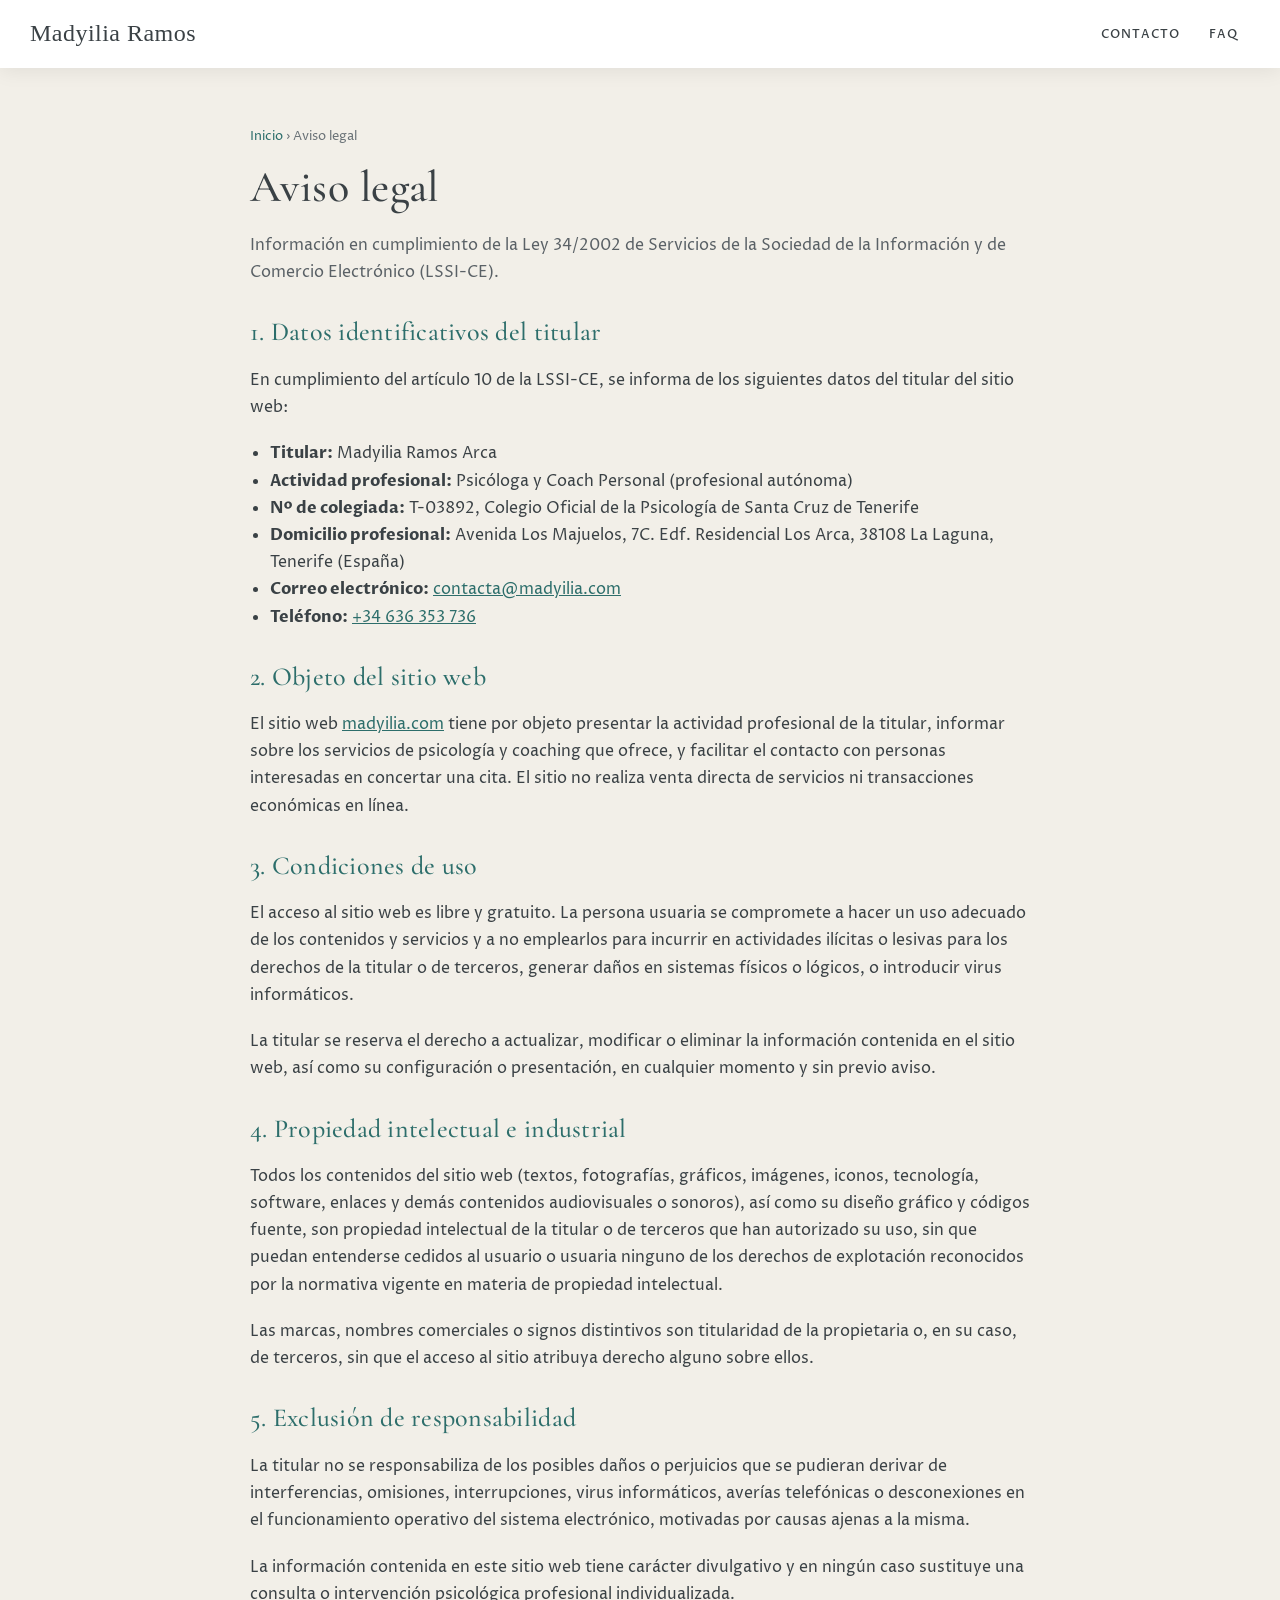
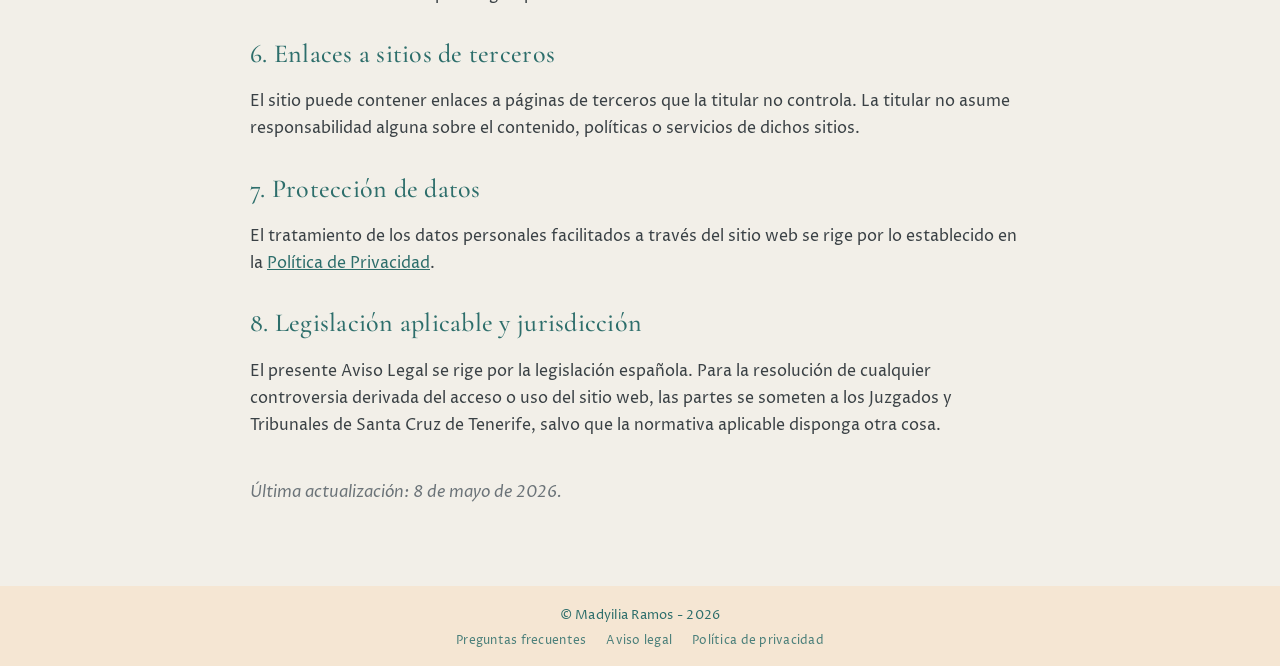
<file: aviso-legal.html>
<!DOCTYPE html>
<html lang="es">
<head>
    <meta charset="UTF-8">
    <meta name="viewport" content="width=device-width, initial-scale=1.0">
    <title>Aviso legal · Madyilia Ramos</title>
    <meta name="description" content="Información legal del sitio web madyilia.com en cumplimiento de la LSSI-CE.">
    <meta name="robots" content="index, follow">
    <link rel="canonical" href="https://madyilia.com/aviso-legal.html">

    <link rel="icon" type="image/x-icon" href="/favicon.ico">

    <link rel="preconnect" href="https://fonts.googleapis.com">
    <link rel="preconnect" href="https://fonts.gstatic.com" crossorigin>
    <link href="https://fonts.googleapis.com/css2?family=Cormorant+Garamond:wght@500;600&family=Proza+Libre:wght@400;500&display=swap" rel="stylesheet">
    <link rel="stylesheet" href="css/style.css">
</head>
<body class="content-page">
    <nav class="top-nav">
        <div class="nav-brand"><a href="/">Madyilia Ramos</a></div>
        <div class="nav-links">
            <a class="nav-item" href="/#contacto">Contacto</a>
            <a class="nav-item" href="/faq.html">FAQ</a>
        </div>
    </nav>

    <main class="content-main">
        <article class="content-article">
            <nav class="breadcrumbs" aria-label="Migas de pan">
                <a href="/">Inicio</a> <span aria-hidden="true">›</span> <span>Aviso legal</span>
            </nav>
            <header class="content-header">
                <h1>Aviso legal</h1>
                <p class="content-lead">Información en cumplimiento de la Ley 34/2002 de Servicios de la Sociedad de la Información y de Comercio Electrónico (LSSI-CE).</p>
            </header>

            <section>
                <h2>1. Datos identificativos del titular</h2>
                <p>En cumplimiento del artículo 10 de la LSSI-CE, se informa de los siguientes datos del titular del sitio web:</p>
                <ul>
                    <li><strong>Titular:</strong> Madyilia Ramos Arca</li>
                    <li><strong>Actividad profesional:</strong> Psicóloga y Coach Personal (profesional autónoma)</li>
                    <li><strong>Nº de colegiada:</strong> T-03892, Colegio Oficial de la Psicología de Santa Cruz de Tenerife</li>
                    <li><strong>Domicilio profesional:</strong> Avenida Los Majuelos, 7C. Edf. Residencial Los Arca, 38108 La Laguna, Tenerife (España)</li>
                    <li><strong>Correo electrónico:</strong> <a href="mailto:contacta@madyilia.com">contacta@madyilia.com</a></li>
                    <li><strong>Teléfono:</strong> <a href="tel:+34636353736">+34 636 353 736</a></li>
                </ul>
            </section>

            <section>
                <h2>2. Objeto del sitio web</h2>
                <p>El sitio web <a href="https://madyilia.com/">madyilia.com</a> tiene por objeto presentar la actividad profesional de la titular, informar sobre los servicios de psicología y coaching que ofrece, y facilitar el contacto con personas interesadas en concertar una cita. El sitio no realiza venta directa de servicios ni transacciones económicas en línea.</p>
            </section>

            <section>
                <h2>3. Condiciones de uso</h2>
                <p>El acceso al sitio web es libre y gratuito. La persona usuaria se compromete a hacer un uso adecuado de los contenidos y servicios y a no emplearlos para incurrir en actividades ilícitas o lesivas para los derechos de la titular o de terceros, generar daños en sistemas físicos o lógicos, o introducir virus informáticos.</p>
                <p>La titular se reserva el derecho a actualizar, modificar o eliminar la información contenida en el sitio web, así como su configuración o presentación, en cualquier momento y sin previo aviso.</p>
            </section>

            <section>
                <h2>4. Propiedad intelectual e industrial</h2>
                <p>Todos los contenidos del sitio web (textos, fotografías, gráficos, imágenes, iconos, tecnología, software, enlaces y demás contenidos audiovisuales o sonoros), así como su diseño gráfico y códigos fuente, son propiedad intelectual de la titular o de terceros que han autorizado su uso, sin que puedan entenderse cedidos al usuario o usuaria ninguno de los derechos de explotación reconocidos por la normativa vigente en materia de propiedad intelectual.</p>
                <p>Las marcas, nombres comerciales o signos distintivos son titularidad de la propietaria o, en su caso, de terceros, sin que el acceso al sitio atribuya derecho alguno sobre ellos.</p>
            </section>

            <section>
                <h2>5. Exclusión de responsabilidad</h2>
                <p>La titular no se responsabiliza de los posibles daños o perjuicios que se pudieran derivar de interferencias, omisiones, interrupciones, virus informáticos, averías telefónicas o desconexiones en el funcionamiento operativo del sistema electrónico, motivadas por causas ajenas a la misma.</p>
                <p>La información contenida en este sitio web tiene carácter divulgativo y en ningún caso sustituye una consulta o intervención psicológica profesional individualizada.</p>
            </section>

            <section>
                <h2>6. Enlaces a sitios de terceros</h2>
                <p>El sitio puede contener enlaces a páginas de terceros que la titular no controla. La titular no asume responsabilidad alguna sobre el contenido, políticas o servicios de dichos sitios.</p>
            </section>

            <section>
                <h2>7. Protección de datos</h2>
                <p>El tratamiento de los datos personales facilitados a través del sitio web se rige por lo establecido en la <a href="/privacidad.html">Política de Privacidad</a>.</p>
            </section>

            <section>
                <h2>8. Legislación aplicable y jurisdicción</h2>
                <p>El presente Aviso Legal se rige por la legislación española. Para la resolución de cualquier controversia derivada del acceso o uso del sitio web, las partes se someten a los Juzgados y Tribunales de Santa Cruz de Tenerife, salvo que la normativa aplicable disponga otra cosa.</p>
            </section>

            <p class="content-meta">Última actualización: <time datetime="2026-05-08">8 de mayo de 2026</time>.</p>
        </article>
    </main>

    <footer class="site-footer">
        <p class="copyright">&copy; Madyilia Ramos - <span id="current-year"></span></p>
        <nav class="footer-links" aria-label="Enlaces legales">
            <a href="/faq.html">Preguntas frecuentes</a>
            <a href="/aviso-legal.html">Aviso legal</a>
            <a href="/privacidad.html">Política de privacidad</a>
        </nav>
    </footer>
    <script>document.getElementById('current-year').textContent = new Date().getFullYear();</script>
</body>
</html>
</file>
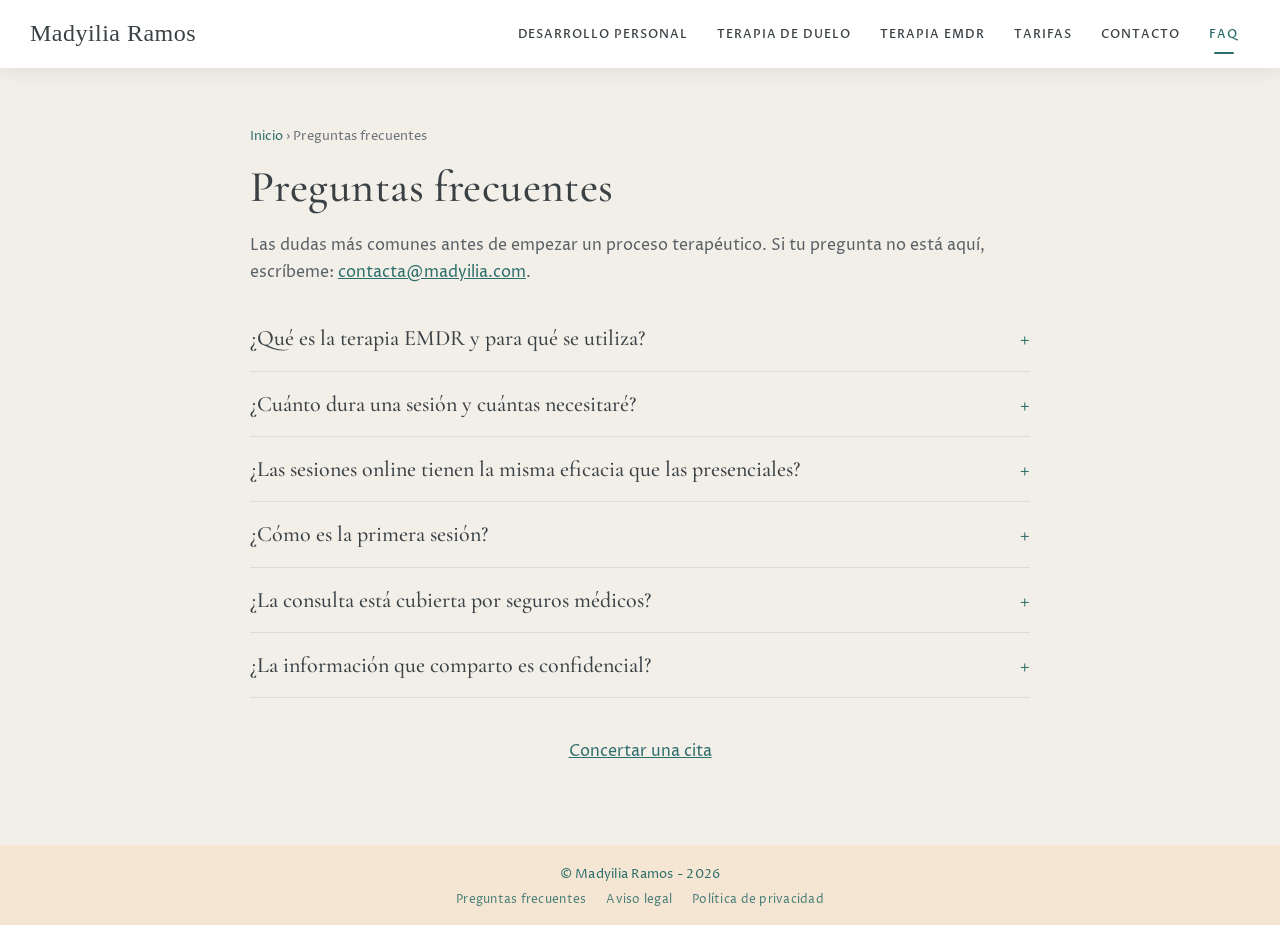
<file: faq.html>
<!DOCTYPE html>
<html lang="es">
<head>
    <meta charset="UTF-8">
    <meta name="viewport" content="width=device-width, initial-scale=1.0">
    <title>Preguntas frecuentes · Psicóloga Madyilia Ramos</title>
    <meta name="description" content="Respuestas a las dudas más frecuentes sobre la terapia EMDR, las sesiones de duelo, las consultas online y la primera cita con la psicóloga Madyilia Ramos en Tenerife.">
    <meta name="robots" content="index, follow">
    <link rel="canonical" href="https://madyilia.com/faq.html">

    <link rel="icon" type="image/x-icon" href="/favicon.ico">
    <link rel="apple-touch-icon" href="/apple-touch-icon.png">

    <meta property="og:title" content="Preguntas frecuentes · Madyilia Ramos">
    <meta property="og:description" content="Dudas frecuentes sobre EMDR, terapia de duelo, sesiones online y primera consulta.">
    <meta property="og:type" content="website">
    <meta property="og:url" content="https://madyilia.com/faq.html">
    <meta property="og:image" content="https://madyilia.com/images/og-image.jpg">
    <meta property="og:image:width" content="1200">
    <meta property="og:image:height" content="630">
    <meta property="og:locale" content="es_ES">

    <script type="application/ld+json">
    {
      "@context": "https://schema.org",
      "@type": "FAQPage",
      "mainEntity": [
        {
          "@type": "Question",
          "name": "¿Qué es la terapia EMDR y para qué se utiliza?",
          "acceptedAnswer": {
            "@type": "Answer",
            "text": "EMDR (Eye Movement Desensitization and Reprocessing) es un método psicoterapéutico avalado por la OMS para procesar experiencias traumáticas o perturbadoras. Mediante estimulación bilateral (movimientos oculares, sonidos o toques alternos) ayuda al cerebro a reprocesar recuerdos bloqueados, reduciendo significativamente la angustia emocional asociada. Se usa en trauma, ansiedad, fobias, duelo complicado y estrés postraumático."
          }
        },
        {
          "@type": "Question",
          "name": "¿Cuánto dura una sesión y cuántas necesitaré?",
          "acceptedAnswer": {
            "@type": "Answer",
            "text": "Cada sesión dura 50-60 minutos. El número total depende del motivo de consulta y de tu proceso personal: el desarrollo personal suele requerir de 8 a 12 sesiones, mientras que el duelo y el EMDR pueden necesitar entre 10 y 25, según la complejidad. En la primera sesión revisamos juntos una estimación realista para tu caso."
          }
        },
        {
          "@type": "Question",
          "name": "¿Las sesiones online tienen la misma eficacia que las presenciales?",
          "acceptedAnswer": {
            "@type": "Answer",
            "text": "Sí. Numerosos estudios muestran que la terapia online tiene una eficacia equivalente a la presencial para la mayoría de motivos de consulta, incluido el EMDR. Realizamos las sesiones por videollamada cifrada en un entorno privado y confidencial. Es una buena opción si vives fuera de Tenerife, viajas con frecuencia o prefieres la comodidad de tu casa."
          }
        },
        {
          "@type": "Question",
          "name": "¿Cómo es la primera sesión?",
          "acceptedAnswer": {
            "@type": "Answer",
            "text": "La primera sesión es una entrevista de evaluación. Hablamos del motivo que te trae a consulta, tu historia relevante, tus objetivos y tus expectativas. Resuelvo todas tus dudas sobre el enfoque terapéutico y juntos decidimos si es adecuado continuar y con qué frecuencia. No hay compromiso de continuidad: tu confianza y comodidad son la base del trabajo."
          }
        },
        {
          "@type": "Question",
          "name": "¿La consulta está cubierta por seguros médicos?",
          "acceptedAnswer": {
            "@type": "Answer",
            "text": "Actualmente no trabajo con cuadros médicos privados, pero emito factura oficial que puedes presentar a tu seguro si tu póliza incluye reembolso de psicología. Consulta con tu compañía las condiciones específicas de tu cobertura."
          }
        },
        {
          "@type": "Question",
          "name": "¿La información que comparto es confidencial?",
          "acceptedAnswer": {
            "@type": "Answer",
            "text": "Absolutamente. Toda la información tratada en consulta está protegida por el secreto profesional regulado por el Código Deontológico del Consejo General de la Psicología y por el Reglamento General de Protección de Datos (RGPD). Solo puede romperse en los supuestos legalmente previstos (riesgo grave para la vida propia o de terceros) y siempre se te informa antes."
          }
        }
      ]
    }
    </script>

    <script type="application/ld+json">
    {
      "@context": "https://schema.org",
      "@type": "BreadcrumbList",
      "itemListElement": [
        {"@type": "ListItem", "position": 1, "name": "Inicio", "item": "https://madyilia.com/"},
        {"@type": "ListItem", "position": 2, "name": "Preguntas frecuentes", "item": "https://madyilia.com/faq.html"}
      ]
    }
    </script>

    <link rel="preconnect" href="https://fonts.googleapis.com">
    <link rel="preconnect" href="https://fonts.gstatic.com" crossorigin>
    <link href="https://fonts.googleapis.com/css2?family=Cormorant+Garamond:ital,wght@0,400;0,500;0,600;0,700;1,400&family=Proza+Libre:ital,wght@0,400;0,500;0,600;1,400&display=swap" rel="stylesheet">
    <link rel="stylesheet" href="https://cdnjs.cloudflare.com/ajax/libs/font-awesome/6.6.0/css/all.min.css">
    <link rel="stylesheet" href="css/style.css">
</head>
<body class="content-page">
    <nav class="top-nav">
        <div class="nav-brand"><a href="/">Madyilia Ramos</a></div>
        <div class="nav-links">
            <a class="nav-item" href="/#desarrollo-personal">Desarrollo Personal</a>
            <a class="nav-item" href="/#terapia-de-duelo">Terapia de duelo</a>
            <a class="nav-item" href="/#terapia-emdr">Terapia EMDR</a>
            <a class="nav-item" href="/#tarifas">Tarifas</a>
            <a class="nav-item" href="/#contacto">Contacto</a>
            <a class="nav-item active" href="/faq.html">FAQ</a>
        </div>
    </nav>

    <main class="content-main">
        <article class="content-article">
            <nav class="breadcrumbs" aria-label="Migas de pan">
                <a href="/">Inicio</a> <span aria-hidden="true">›</span> <span>Preguntas frecuentes</span>
            </nav>
            <header class="content-header">
                <h1>Preguntas frecuentes</h1>
                <p class="content-lead">Las dudas más comunes antes de empezar un proceso terapéutico. Si tu pregunta no está aquí, escríbeme: <a href="mailto:contacta@madyilia.com">contacta@madyilia.com</a>.</p>
            </header>

            <section class="faq">
                <details>
                    <summary>¿Qué es la terapia EMDR y para qué se utiliza?</summary>
                    <p>EMDR (<em>Eye Movement Desensitization and Reprocessing</em>) es un método psicoterapéutico avalado por la OMS para procesar experiencias traumáticas o perturbadoras. Mediante estimulación bilateral (movimientos oculares, sonidos o toques alternos) ayuda al cerebro a reprocesar recuerdos bloqueados, reduciendo significativamente la angustia emocional asociada. Se utiliza en trauma, ansiedad, fobias, duelo complicado y estrés postraumático.</p>
                </details>

                <details>
                    <summary>¿Cuánto dura una sesión y cuántas necesitaré?</summary>
                    <p>Cada sesión dura entre 50 y 60 minutos. El número total depende del motivo de consulta y de tu proceso personal: el desarrollo personal suele requerir de 8 a 12 sesiones, mientras que el duelo y el EMDR pueden necesitar entre 10 y 25 sesiones, según la complejidad. En la primera sesión revisamos juntos una estimación realista para tu caso.</p>
                </details>

                <details>
                    <summary>¿Las sesiones online tienen la misma eficacia que las presenciales?</summary>
                    <p>Sí. Numerosos estudios muestran que la terapia online tiene una eficacia equivalente a la presencial para la mayoría de motivos de consulta, incluido el EMDR. Realizamos las sesiones por videollamada cifrada en un entorno privado y confidencial. Es una buena opción si vives fuera de Tenerife, viajas con frecuencia o prefieres la comodidad de tu casa.</p>
                </details>

                <details>
                    <summary>¿Cómo es la primera sesión?</summary>
                    <p>La primera sesión es una entrevista de evaluación. Hablamos del motivo que te trae a consulta, tu historia relevante, tus objetivos y tus expectativas. Resuelvo todas tus dudas sobre el enfoque terapéutico y juntos decidimos si es adecuado continuar y con qué frecuencia. No hay compromiso de continuidad: tu confianza y comodidad son la base del trabajo.</p>
                </details>

                <details>
                    <summary>¿La consulta está cubierta por seguros médicos?</summary>
                    <p>Actualmente no trabajo con cuadros médicos privados, pero emito factura oficial que puedes presentar a tu seguro si tu póliza incluye reembolso de psicología. Consulta con tu compañía las condiciones específicas de tu cobertura.</p>
                </details>

                <details>
                    <summary>¿La información que comparto es confidencial?</summary>
                    <p>Absolutamente. Toda la información tratada en consulta está protegida por el secreto profesional regulado por el Código Deontológico del Consejo General de la Psicología y por el Reglamento General de Protección de Datos (RGPD). Solo puede romperse en los supuestos legalmente previstos (riesgo grave para la vida propia o de terceros) y siempre se te informa antes.</p>
                </details>
            </section>

            <p class="content-cta"><a class="cta-button" href="/#contacto">Concertar una cita</a></p>
        </article>
    </main>

    <footer class="site-footer">
        <p class="copyright">&copy; Madyilia Ramos - <span id="current-year"></span></p>
        <nav class="footer-links" aria-label="Enlaces legales">
            <a href="/faq.html">Preguntas frecuentes</a>
            <a href="/aviso-legal.html">Aviso legal</a>
            <a href="/privacidad.html">Política de privacidad</a>
        </nav>
    </footer>

    <script>document.getElementById('current-year').textContent = new Date().getFullYear();</script>
</body>
</html>
</file>
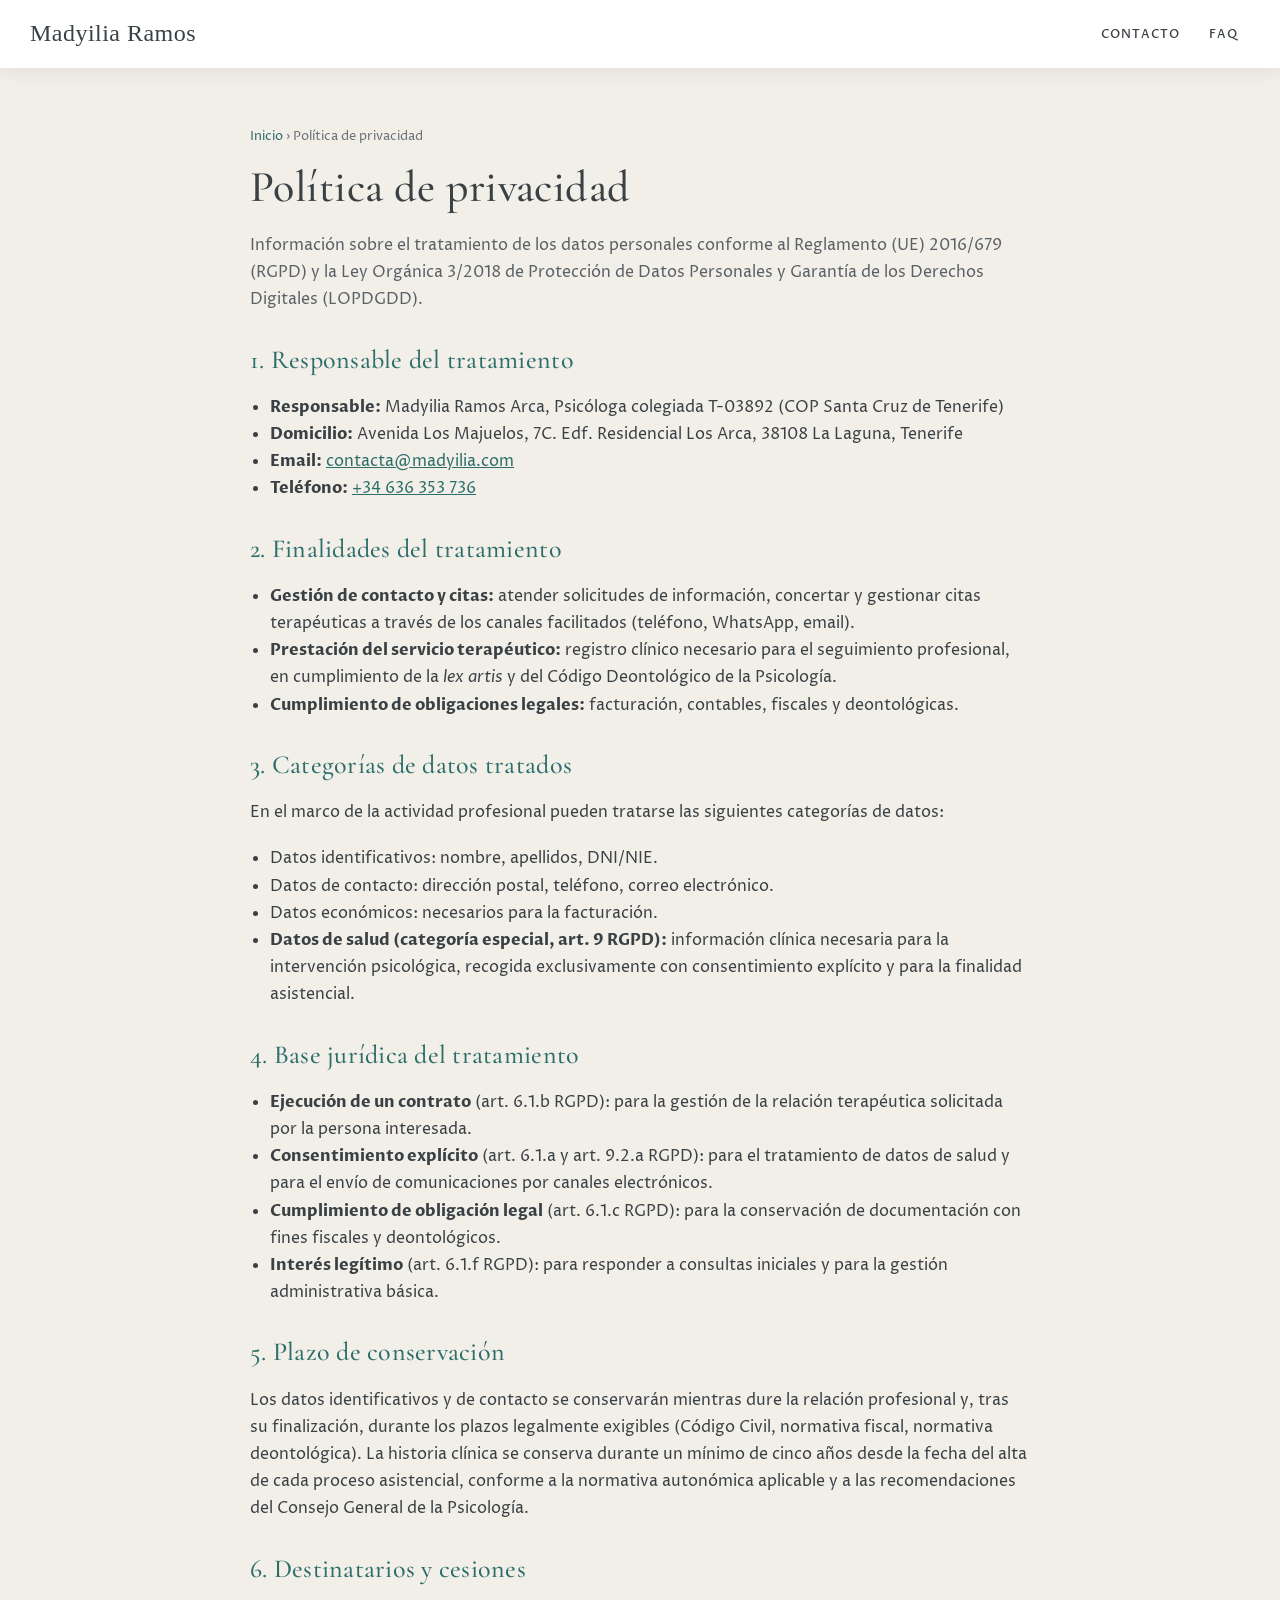
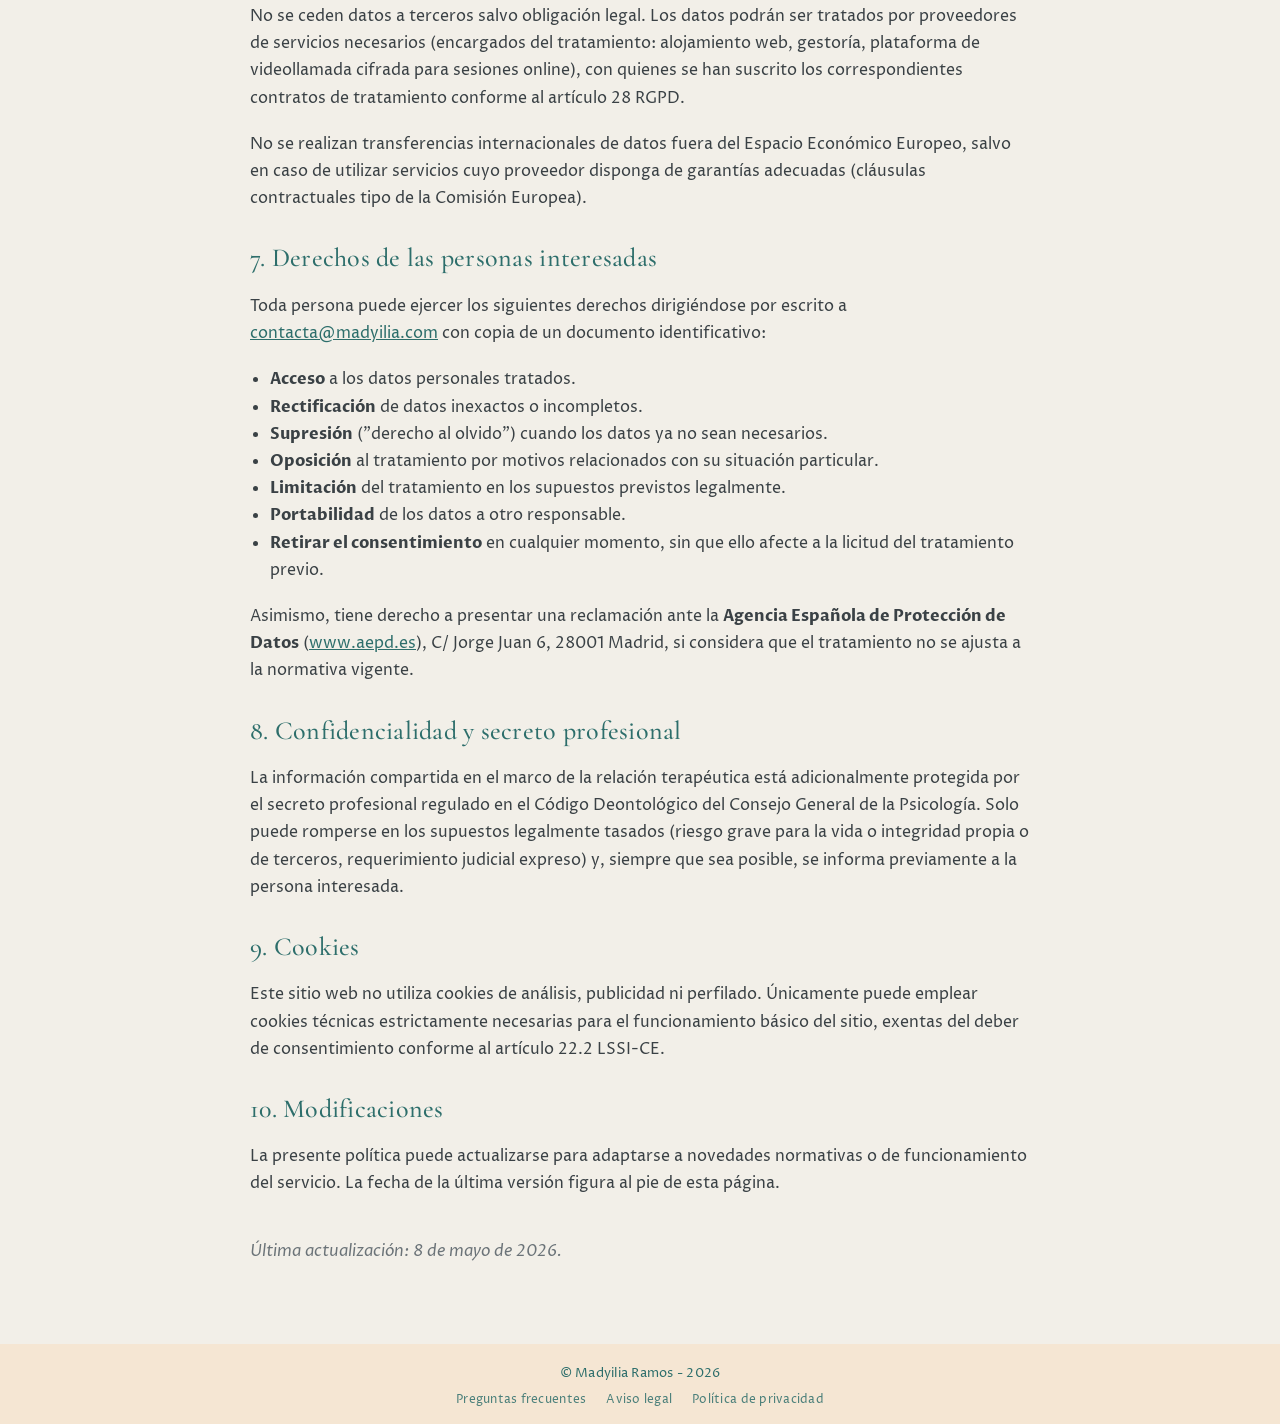
<file: privacidad.html>
<!DOCTYPE html>
<html lang="es">
<head>
    <meta charset="UTF-8">
    <meta name="viewport" content="width=device-width, initial-scale=1.0">
    <title>Política de privacidad · Madyilia Ramos</title>
    <meta name="description" content="Política de privacidad y tratamiento de datos personales del sitio madyilia.com conforme al RGPD y la LOPDGDD.">
    <meta name="robots" content="index, follow">
    <link rel="canonical" href="https://madyilia.com/privacidad.html">

    <link rel="icon" type="image/x-icon" href="/favicon.ico">

    <link rel="preconnect" href="https://fonts.googleapis.com">
    <link rel="preconnect" href="https://fonts.gstatic.com" crossorigin>
    <link href="https://fonts.googleapis.com/css2?family=Cormorant+Garamond:wght@500;600&family=Proza+Libre:wght@400;500&display=swap" rel="stylesheet">
    <link rel="stylesheet" href="css/style.css">
</head>
<body class="content-page">
    <nav class="top-nav">
        <div class="nav-brand"><a href="/">Madyilia Ramos</a></div>
        <div class="nav-links">
            <a class="nav-item" href="/#contacto">Contacto</a>
            <a class="nav-item" href="/faq.html">FAQ</a>
        </div>
    </nav>

    <main class="content-main">
        <article class="content-article">
            <nav class="breadcrumbs" aria-label="Migas de pan">
                <a href="/">Inicio</a> <span aria-hidden="true">›</span> <span>Política de privacidad</span>
            </nav>
            <header class="content-header">
                <h1>Política de privacidad</h1>
                <p class="content-lead">Información sobre el tratamiento de los datos personales conforme al Reglamento (UE) 2016/679 (RGPD) y la Ley Orgánica 3/2018 de Protección de Datos Personales y Garantía de los Derechos Digitales (LOPDGDD).</p>
            </header>

            <section>
                <h2>1. Responsable del tratamiento</h2>
                <ul>
                    <li><strong>Responsable:</strong> Madyilia Ramos Arca, Psicóloga colegiada T-03892 (COP Santa Cruz de Tenerife)</li>
                    <li><strong>Domicilio:</strong> Avenida Los Majuelos, 7C. Edf. Residencial Los Arca, 38108 La Laguna, Tenerife</li>
                    <li><strong>Email:</strong> <a href="mailto:contacta@madyilia.com">contacta@madyilia.com</a></li>
                    <li><strong>Teléfono:</strong> <a href="tel:+34636353736">+34 636 353 736</a></li>
                </ul>
            </section>

            <section>
                <h2>2. Finalidades del tratamiento</h2>
                <ul>
                    <li><strong>Gestión de contacto y citas:</strong> atender solicitudes de información, concertar y gestionar citas terapéuticas a través de los canales facilitados (teléfono, WhatsApp, email).</li>
                    <li><strong>Prestación del servicio terapéutico:</strong> registro clínico necesario para el seguimiento profesional, en cumplimiento de la <em>lex artis</em> y del Código Deontológico de la Psicología.</li>
                    <li><strong>Cumplimiento de obligaciones legales:</strong> facturación, contables, fiscales y deontológicas.</li>
                </ul>
            </section>

            <section>
                <h2>3. Categorías de datos tratados</h2>
                <p>En el marco de la actividad profesional pueden tratarse las siguientes categorías de datos:</p>
                <ul>
                    <li>Datos identificativos: nombre, apellidos, DNI/NIE.</li>
                    <li>Datos de contacto: dirección postal, teléfono, correo electrónico.</li>
                    <li>Datos económicos: necesarios para la facturación.</li>
                    <li><strong>Datos de salud (categoría especial, art. 9 RGPD):</strong> información clínica necesaria para la intervención psicológica, recogida exclusivamente con consentimiento explícito y para la finalidad asistencial.</li>
                </ul>
            </section>

            <section>
                <h2>4. Base jurídica del tratamiento</h2>
                <ul>
                    <li><strong>Ejecución de un contrato</strong> (art. 6.1.b RGPD): para la gestión de la relación terapéutica solicitada por la persona interesada.</li>
                    <li><strong>Consentimiento explícito</strong> (art. 6.1.a y art. 9.2.a RGPD): para el tratamiento de datos de salud y para el envío de comunicaciones por canales electrónicos.</li>
                    <li><strong>Cumplimiento de obligación legal</strong> (art. 6.1.c RGPD): para la conservación de documentación con fines fiscales y deontológicos.</li>
                    <li><strong>Interés legítimo</strong> (art. 6.1.f RGPD): para responder a consultas iniciales y para la gestión administrativa básica.</li>
                </ul>
            </section>

            <section>
                <h2>5. Plazo de conservación</h2>
                <p>Los datos identificativos y de contacto se conservarán mientras dure la relación profesional y, tras su finalización, durante los plazos legalmente exigibles (Código Civil, normativa fiscal, normativa deontológica). La historia clínica se conserva durante un mínimo de cinco años desde la fecha del alta de cada proceso asistencial, conforme a la normativa autonómica aplicable y a las recomendaciones del Consejo General de la Psicología.</p>
            </section>

            <section>
                <h2>6. Destinatarios y cesiones</h2>
                <p>No se ceden datos a terceros salvo obligación legal. Los datos podrán ser tratados por proveedores de servicios necesarios (encargados del tratamiento: alojamiento web, gestoría, plataforma de videollamada cifrada para sesiones online), con quienes se han suscrito los correspondientes contratos de tratamiento conforme al artículo 28 RGPD.</p>
                <p>No se realizan transferencias internacionales de datos fuera del Espacio Económico Europeo, salvo en caso de utilizar servicios cuyo proveedor disponga de garantías adecuadas (cláusulas contractuales tipo de la Comisión Europea).</p>
            </section>

            <section>
                <h2>7. Derechos de las personas interesadas</h2>
                <p>Toda persona puede ejercer los siguientes derechos dirigiéndose por escrito a <a href="mailto:contacta@madyilia.com">contacta@madyilia.com</a> con copia de un documento identificativo:</p>
                <ul>
                    <li><strong>Acceso</strong> a los datos personales tratados.</li>
                    <li><strong>Rectificación</strong> de datos inexactos o incompletos.</li>
                    <li><strong>Supresión</strong> ("derecho al olvido") cuando los datos ya no sean necesarios.</li>
                    <li><strong>Oposición</strong> al tratamiento por motivos relacionados con su situación particular.</li>
                    <li><strong>Limitación</strong> del tratamiento en los supuestos previstos legalmente.</li>
                    <li><strong>Portabilidad</strong> de los datos a otro responsable.</li>
                    <li><strong>Retirar el consentimiento</strong> en cualquier momento, sin que ello afecte a la licitud del tratamiento previo.</li>
                </ul>
                <p>Asimismo, tiene derecho a presentar una reclamación ante la <strong>Agencia Española de Protección de Datos</strong> (<a href="https://www.aepd.es" target="_blank" rel="noopener">www.aepd.es</a>), C/ Jorge Juan 6, 28001 Madrid, si considera que el tratamiento no se ajusta a la normativa vigente.</p>
            </section>

            <section>
                <h2>8. Confidencialidad y secreto profesional</h2>
                <p>La información compartida en el marco de la relación terapéutica está adicionalmente protegida por el secreto profesional regulado en el Código Deontológico del Consejo General de la Psicología. Solo puede romperse en los supuestos legalmente tasados (riesgo grave para la vida o integridad propia o de terceros, requerimiento judicial expreso) y, siempre que sea posible, se informa previamente a la persona interesada.</p>
            </section>

            <section>
                <h2>9. Cookies</h2>
                <p>Este sitio web no utiliza cookies de análisis, publicidad ni perfilado. Únicamente puede emplear cookies técnicas estrictamente necesarias para el funcionamiento básico del sitio, exentas del deber de consentimiento conforme al artículo 22.2 LSSI-CE.</p>
            </section>

            <section>
                <h2>10. Modificaciones</h2>
                <p>La presente política puede actualizarse para adaptarse a novedades normativas o de funcionamiento del servicio. La fecha de la última versión figura al pie de esta página.</p>
            </section>

            <p class="content-meta">Última actualización: <time datetime="2026-05-08">8 de mayo de 2026</time>.</p>
        </article>
    </main>

    <footer class="site-footer">
        <p class="copyright">&copy; Madyilia Ramos - <span id="current-year"></span></p>
        <nav class="footer-links" aria-label="Enlaces legales">
            <a href="/faq.html">Preguntas frecuentes</a>
            <a href="/aviso-legal.html">Aviso legal</a>
            <a href="/privacidad.html">Política de privacidad</a>
        </nav>
    </footer>
    <script>document.getElementById('current-year').textContent = new Date().getFullYear();</script>
</body>
</html>
</file>
<file: css/style.css>
/* ===== CSS Custom Properties ===== */
:root {
    /* Cover / Landing area */
    --cover-text-color: #b2dcf7;
    --highlight: #448ca7;
    --highlight-contrast: #b2dcf7;
    --highlight-inverse: #b2dcf7;
    --highlight-inverse-contrast: white;

    /* Sticky navigation */
    --sticky-menu-text-color: #2d6e6b;

    /* Light section */
    --section-light-text-color: #3a4145;
    --section-light-bg-color: #f2efe8;

    /* Dark section */
    --section-dark-text-color: #fdf8ec;
    --section-dark-bg-color: #4ba89c;

    /* Shared */
    --section-uni-quote: grey;
    --section-uni-code-bg-color: #e0ded7;

    /* Footer */
    --footer-color-background: #f5e6d3;
    --footer-color: #2d6e6b;

    /* Dynamic variables */
    --color-text: var(--section-light-text-color);
    --color-background: var(--section-light-bg-color);
}

/* ===== CSS Reset / Normalize ===== */
*, *::before, *::after {
    box-sizing: border-box;
}

/* ===== Base Styles ===== */
html {
    height: 100%;
    max-height: 100%;
    font-size: 62.5%;
    overflow-x: hidden;
    scroll-behavior: smooth;
}

body {
    margin: 0;
    height: 100%;
    max-height: 100%;
    font-family: "Proza Libre", sans-serif;
    font-size: 1.9rem;
    line-height: 1.7em;
    color: var(--section-light-text-color);
    font-weight: 400;
}

::selection {
    color: #222;
    background: #d6edff;
    text-shadow: none;
}

/* ===== Typography ===== */
h1, h2, h3, h4, h5, h6 {
    text-rendering: optimizeLegibility;
    line-height: 1.1;
    margin-top: 0;
    margin-bottom: 0.5em;
    font-family: "Cormorant Garamond", Georgia, serif;
    font-weight: 600;
    letter-spacing: 0.01em;
}

h1 {
    font-size: 5rem;
    line-height: 1.15em;
    font-weight: 500;
}

h2 {
    font-size: 3.8rem;
    line-height: 1.2em;
    font-weight: 600;
}

h3 {
    font-size: 3.2rem;
    line-height: 1.25em;
}

h4 {
    font-size: 2.8rem;
    line-height: 1.3em;
}

h5 {
    font-size: 2.4rem;
}

h6 {
    font-size: 2rem;
}

p {
    margin: 1.2em 0;
}

a {
    color: inherit;
    transition: all ease 0.3s;
}

a:hover {
    color: var(--sticky-menu-text-color);
}

img {
    max-width: 100%;
    height: auto;
}

/* ===== Header / Hero Section ===== */
#site-head {
    position: relative;
    display: table;
    width: 100%;
    height: 100vh;
    margin-bottom: 0;
    text-align: center;
    color: #fff;
    background: #000;
    overflow: hidden;
}

#site-head video {
    position: absolute;
    top: 0;
    left: 0;
    min-width: 100%;
    min-height: 100%;
    width: auto;
    height: auto;
    object-fit: cover;
    z-index: 1;
}

.hero-overlay {
    position: absolute;
    top: 0;
    left: 0;
    right: 0;
    bottom: 0;
    background: linear-gradient(
        to bottom,
        rgba(0, 0, 0, 0.4) 0%,
        rgba(0, 0, 0, 0.2) 40%,
        rgba(0, 0, 0, 0.3) 100%
    );
    z-index: 2;
}

#site-head .vertical {
    display: table-cell;
    vertical-align: middle;
    position: relative;
    z-index: 3;
}

#site-head .site-head-content {
    padding: 0 20px;
    position: relative;
    z-index: 3;
}

.blog-title {
    margin: 10px 0;
    font-size: 7rem;
    font-family: "Parisienne", cursive;
    font-weight: 400;
    letter-spacing: 0.02em;
    color: #fff;
    text-shadow: 0 2px 20px rgba(0, 0, 0, 0.5), 0 1px 3px rgba(0, 0, 0, 0.3);
}

.blog-description {
    margin: 0 0 2rem 0;
    font-size: 2.4rem;
    line-height: 1.5em;
    font-weight: 400;
    font-family: "Proza Libre", sans-serif;
    letter-spacing: 0.02em;
    color: #fff;
    text-shadow: 0 1px 10px rgba(0, 0, 0, 0.5), 0 1px 2px rgba(0, 0, 0, 0.3);
}

/* Hero CTA Button */
#site-head .cta-button {
    display: inline-block;
    font-family: "Cormorant Garamond", Georgia, serif;
    font-size: 1.6rem;
    font-weight: 600;
    text-decoration: none;
    color: var(--section-dark-bg-color);
    background-color: #fff;
    padding: 1rem 2.5rem;
    border-radius: 30px;
    letter-spacing: 0.03em;
    transition: all 0.3s ease;
    box-shadow: 0 4px 20px rgba(0, 0, 0, 0.3);
    margin-top: 1rem;
}

#site-head .cta-button:hover {
    background-color: var(--section-light-bg-color);
    box-shadow: 0 6px 25px rgba(0, 0, 0, 0.4);
    transform: translateY(-2px);
    color: var(--section-dark-bg-color);
}

/* ===== Top Navigation Bar ===== */
.top-nav {
    position: fixed;
    top: 0;
    left: 0;
    right: 0;
    z-index: 99999;
    display: flex;
    justify-content: space-between;
    align-items: center;
    padding: 1rem 3rem;
    background-color: rgba(255, 255, 255, 0.97);
    box-shadow: 0 2px 20px rgba(0, 0, 0, 0.08);
    transition: all 0.3s ease;
}

.top-nav.at-top {
    background-color: rgba(0, 0, 0, 0.25);
    box-shadow: none;
}

.top-nav.at-top .nav-brand a,
.top-nav.at-top .nav-item {
    color: #fff;
    text-shadow: 0 1px 3px rgba(0, 0, 0, 0.4);
}

.top-nav.at-top .nav-item:hover,
.top-nav.at-top .nav-item.active {
    color: #fff;
}

.top-nav.at-top .nav-item.active::after {
    background-color: #fff;
}

.nav-brand a {
    font-family: "Parisienne", cursive;
    font-size: 2.4rem;
    font-weight: 400;
    text-decoration: none;
    color: var(--section-light-text-color);
    letter-spacing: 0.02em;
    transition: all 0.3s ease;
}

.nav-brand a:hover {
    color: var(--sticky-menu-text-color);
}

.nav-links {
    display: flex;
    align-items: center;
    gap: 0.5rem;
}

.nav-item {
    font-family: "Proza Libre", sans-serif;
    font-size: 1.2rem;
    font-weight: 500;
    text-decoration: none;
    color: var(--section-light-text-color);
    text-transform: uppercase;
    letter-spacing: 0.08em;
    padding: 0.8rem 1.2rem;
    border-radius: 4px;
    transition: all 0.3s ease;
    position: relative;
}

.nav-item:hover {
    color: var(--sticky-menu-text-color);
}

.nav-item.active {
    color: var(--sticky-menu-text-color);
}

.nav-item.active::after {
    content: '';
    position: absolute;
    bottom: 4px;
    left: 50%;
    transform: translateX(-50%);
    width: 20px;
    height: 2px;
    background-color: var(--sticky-menu-text-color);
    border-radius: 1px;
}

/* Header Arrow */
#header-arrow {
    font-size: 140px;
    margin: -10px auto;
    text-align: center;
    position: absolute;
    width: 100%;
    left: 0;
    bottom: -120px;
    cursor: pointer;
    opacity: 0.6;
    transition: all ease 0.3s;
    text-decoration: none;
    color: #fff;
    z-index: 3;
    text-shadow: 0 2px 10px rgba(0, 0, 0, 0.3);
}

#header-arrow:hover {
    opacity: 0.9;
}


/* ===== Content Sections ===== */
.post-holder {
    width: 100%;
    height: 100%;
    text-align: justify;
    background-color: var(--color-background);
    color: var(--color-text);
    position: relative;
    padding-bottom: 20px;
}

.post-holder.light {
    --color-text: var(--section-light-text-color);
    --color-background: var(--section-light-bg-color);
    background-color: var(--section-light-bg-color);
    color: var(--section-light-text-color);
}

.post-holder.dark {
    --color-text: var(--section-dark-text-color);
    --color-background: var(--section-dark-bg-color);
    background-color: var(--section-dark-bg-color);
    color: var(--section-dark-text-color);
}

/* Section dividers - organic wave shape */
.post-holder::after {
    content: '';
    position: absolute;
    bottom: -1px;
    left: 0;
    right: 0;
    height: 80px;
    z-index: 1;
    pointer-events: none;
}

.post-holder.light::after {
    background: url("data:image/svg+xml,%3Csvg xmlns='http://www.w3.org/2000/svg' viewBox='0 0 1200 120' preserveAspectRatio='none'%3E%3Cpath d='M0,0 C150,90 350,0 500,50 C650,100 800,20 1000,80 C1100,100 1150,60 1200,80 L1200,120 L0,120 Z' fill='%234ba89c'/%3E%3C/svg%3E") no-repeat bottom center;
    background-size: 100% 100%;
}

.post-holder.dark::after {
    background: url("data:image/svg+xml,%3Csvg xmlns='http://www.w3.org/2000/svg' viewBox='0 0 1200 120' preserveAspectRatio='none'%3E%3Cpath d='M0,80 C100,40 300,100 500,60 C700,20 900,90 1050,50 C1150,30 1180,70 1200,40 L1200,120 L0,120 Z' fill='%23f2efe8'/%3E%3C/svg%3E") no-repeat bottom center;
    background-size: 100% 100%;
}

.post-holder.last::after,
.post-holder:last-child::after {
    display: none;
}

/* Post Content */
.post {
    position: relative;
    width: 80%;
    max-width: 700px;
    margin: 0 auto;
    padding-bottom: 4rem;
    padding-top: 4rem;
    hyphens: auto;
    scroll-margin-top: 80px;
}

.post-header {
    margin-bottom: 1.5em;
}

.post-title {
    margin: 0;
    font-family: "Cormorant Garamond", Georgia, serif;
    font-weight: 500;
    letter-spacing: 0.02em;
}

.post-title a {
    text-decoration: none;
}

.post-content img {
    float: right;
    max-width: 40%;
    margin: 0.5em 0 1em 2em;
    border-radius: 12px;
    box-shadow: 0 4px 20px rgba(0, 0, 0, 0.12);
    shape-outside: margin-box;
}

.post-holder:nth-child(even) .post-content img {
    float: left;
    margin: 0.5em 2em 1em 0;
}

.post-content::after {
    content: '';
    display: table;
    clear: both;
}

/* ===== Contact List ===== */
.contact-list {
    display: flex;
    flex-direction: row;
    justify-content: center;
    align-items: center;
    gap: 2rem;
}

.contact-item {
    display: block;
}

.contact-link {
    display: flex;
    flex-direction: column;
    align-items: center;
    gap: 0.5rem;
    text-decoration: none;
    font-size: 1.7rem;
    padding: 1.2rem 1.5rem;
    border-radius: 6px;
    transition: all 0.3s ease;
    border: 1px solid transparent;
}

.contact-link:hover {
    background-color: rgba(0, 0, 0, 0.03);
    border-color: rgba(0, 0, 0, 0.08);
}

.contact-link i {
    font-size: 2.8rem;
    width: 3rem;
    text-align: center;
    color: var(--contact-accent, var(--sticky-menu-text-color));
}

.contact-label {
    display: none;
}

.contact-value {
    color: var(--contact-accent, var(--sticky-menu-text-color));
    font-family: "Cormorant Garamond", Georgia, serif;
    font-size: 1.5rem;
    font-weight: 500;
    text-align: center;
}

.post-holder.dark .contact-link i,
.post-holder.dark .contact-value {
    --contact-accent: var(--section-dark-text-color);
}

.post-holder.dark .contact-link i {
    font-size: 4.2rem;
}

.post-holder.dark .contact-link:hover {
    background-color: rgba(255, 255, 255, 0.08);
    border-color: rgba(255, 255, 255, 0.15);
}

/* ===== Mi consulta ===== */
#mi-espacio {
    max-width: 900px;
    text-align: center;
}

#mi-espacio .post-content {
    text-align: center;
}

#mi-espacio .post-content img {
    float: none;
    display: block;
    max-width: 100%;
    margin: 0 auto 1.5rem;
}

.address-link {
    display: block;
    font-family: "Cormorant Garamond", Georgia, serif;
    font-size: 2rem;
    font-weight: 500;
    line-height: 1.6;
    text-decoration: none;
    margin-top: 1.5rem;
    transition: opacity 0.3s ease;
}

.address-link:hover {
    opacity: 0.7;
}

.address-link i {
    color: var(--sticky-menu-text-color);
    margin-right: 0.5rem;
}

/* ===== Testimonials Carousel ===== */
#opiniones {
    text-align: center;
}

#opiniones .post-content {
    max-width: none;
}

.carousel {
    position: relative;
    overflow: hidden;
}

.carousel-track {
    display: flex;
    transition: transform 0.4s ease;
}

.carousel-track.no-transition {
    transition: none;
}

.carousel-controls {
    display: flex;
    justify-content: center;
    gap: 1.5rem;
    margin-top: 1.5rem;
}

.carousel-btn {
    background: rgba(255, 255, 255, 0.12);
    border: 1px solid rgba(255, 255, 255, 0.2);
    color: inherit;
    width: 4.5rem;
    height: 4.5rem;
    border-radius: 50%;
    cursor: pointer;
    font-size: 1.6rem;
    display: flex;
    align-items: center;
    justify-content: center;
    transition: all 0.3s ease;
}

.carousel-btn:hover {
    background: rgba(255, 255, 255, 0.2);
    border-color: rgba(255, 255, 255, 0.35);
}

.testimonial-card {
    flex: 0 0 50%;
    margin: 0;
    padding: 1rem;
    box-sizing: border-box;
    position: relative;
    display: flex;
    flex-direction: column;
    text-align: left;
    aspect-ratio: 1;
}

.testimonial-card::before {
    content: '';
    position: absolute;
    inset: 1rem;
    background-color: rgba(255, 255, 255, 0.07);
    border-radius: 12px;
}

.testimonial-card > * {
    position: relative;
}

.testimonial-card > .testimonial-stars {
    padding: 1.5rem 1.5rem 0;
}

.testimonial-card > p {
    padding: 0 1.5rem;
    margin: 0.6rem 0;
    font-style: italic;
    font-size: 1.4rem;
    line-height: 1.6;
    flex: 1;
}

.testimonial-card > cite {
    padding: 0 1.5rem 1.5rem;
    font-family: "Cormorant Garamond", Georgia, serif;
    font-size: 1.4rem;
    font-style: normal;
    font-weight: 600;
    opacity: 0.8;
}

.testimonial-stars {
    color: #f4c150;
    font-size: 1.2rem;
    letter-spacing: 0.15em;
}

.testimonial-stars .half-star {
    position: relative;
    display: inline-block;
    color: rgba(255, 255, 255, 0.2);
}

.testimonial-stars .half-star::before {
    content: '\f005';
    font-family: 'Font Awesome 6 Free';
    font-weight: 900;
    position: absolute;
    left: 0;
    overflow: hidden;
    width: 50%;
    color: #f4c150;
}


/* ===== Pricing / Tarifas ===== */
#tarifas {
    text-align: center;
    padding-bottom: 8rem;
}

.pricing-cards {
    display: flex;
    justify-content: center;
    gap: 3rem;
}

.pricing-card {
    padding: 4rem 5rem;
    border-radius: 12px;
    border: 1px solid rgba(0, 0, 0, 0.08);
    background-color: rgba(255, 255, 255, 0.6);
    text-align: center;
}

.pricing-card i {
    font-size: 3.5rem;
    color: var(--sticky-menu-text-color);
    margin-bottom: 1.5rem;
}

.pricing-name {
    font-size: 2.4rem;
    font-weight: 500;
    margin-bottom: 1.5rem;
}

.pricing-amount {
    font-family: "Cormorant Garamond", Georgia, serif;
    font-size: 6rem;
    font-weight: 600;
    color: var(--sticky-menu-text-color);
    line-height: 1;
}

.pricing-currency {
    font-size: 3.2rem;
    vertical-align: super;
    margin-left: 0.2rem;
}

/* Center the contact section */
#contacto {
    text-align: center;
    padding-top: 10rem;
    padding-bottom: 6rem;
}

#contacto .post-header {
    text-align: center;
}

#contacto .post-content {
    display: flex;
    justify-content: center;
}

/* ===== Footer ===== */
.site-footer {
    background: var(--footer-color-background);
    color: var(--footer-color);
    font-family: "Proza Libre", sans-serif;
    font-size: 1.3rem;
    position: relative;
    margin: 0;
    padding: 1.5rem 0;
    line-height: 1.5em;
    text-align: center;
    letter-spacing: 0.02em;
}

.site-footer a {
    color: var(--footer-color);
    text-decoration: none;
    transition: color 0.3s ease;
}

.site-footer a:hover {
    color: var(--sticky-menu-text-color);
}

.copyright {
    margin: 0.5rem 0;
}

/* ===== Media Queries - Tablet (< 1130px) ===== */
@media only screen and (max-width: 1130px) {
    .top-nav {
        padding: 0.8rem 1.5rem;
    }

    .nav-brand a {
        font-size: 2rem;
    }

    .nav-item {
        font-size: 1.1rem;
        padding: 0.6rem 0.8rem;
    }

    .post-holder {
        padding-top: 20px;
    }

    .post-holder::after {
        height: 60px;
    }

    #site-head {
        min-height: 240px;
        padding: 15% 0;
        height: 100vh;
    }

    .blog-title {
        font-size: 6rem;
    }

    .blog-description {
        font-size: 2rem;
        line-height: 1.5em;
    }

    #site-head .cta-button {
        font-size: 1.4rem;
        padding: 0.9rem 2rem;
    }

    .post {
        font-size: 0.95em;
        line-height: 1.65em;
        scroll-margin-top: 70px;
    }

    h1 {
        font-size: 4.2rem;
    }

    h2 {
        font-size: 3.4rem;
    }

    h3 {
        font-size: 2.8rem;
    }

    h4 {
        font-size: 2.4rem;
    }
}

/* ===== Media Queries - Small Tablet (< 900px) ===== */
@media only screen and (max-width: 900px) {
    .top-nav {
        flex-direction: column;
        padding: 0.6rem 1rem;
        gap: 0.3rem;
    }

    .nav-links {
        flex-wrap: wrap;
        justify-content: center;
        gap: 0.2rem;
    }

    .nav-item {
        font-size: 1rem;
        padding: 0.4rem 0.6rem;
    }

    .post {
        scroll-margin-top: 100px;
    }

    .post-holder::after {
        height: 50px;
    }
}

/* ===== Media Queries - Mobile (< 500px) ===== */
@media only screen and (max-width: 500px) {
    .top-nav {
        padding: 0.5rem 0.6rem;
    }

    .nav-brand a {
        font-size: 1.8rem;
    }

    .nav-item {
        font-size: 0.85rem;
        padding: 0.3rem 0.4rem;
        letter-spacing: 0.04em;
    }

    .nav-item.active::after {
        width: 12px;
        bottom: 1px;
    }

    .post-holder {
        padding-top: 20px;
    }

    .post-holder::after {
        height: 40px;
    }

    .post {
        width: auto;
        margin-left: 20px;
        margin-right: 20px;
        font-size: 0.9em;
        line-height: 1.6em;
        scroll-margin-top: 110px;
    }

    #site-head {
        padding: 10% 0;
        height: 85vh;
    }

    #header-arrow {
        display: none;
    }

    .blog-title {
        font-size: 5rem;
    }

    .blog-description {
        font-size: 1.8rem;
    }

    #site-head .cta-button {
        font-size: 1.3rem;
        padding: 0.8rem 1.8rem;
    }

    h1, h2 {
        font-size: 2.8rem;
        line-height: 1.15em;
    }

    h3 {
        font-size: 2.4rem;
    }

    h4 {
        font-size: 2rem;
    }

    .site-footer {
        font-size: 1.1rem;
    }

    .testimonial-card {
        flex: 0 0 100%;
    }

    .pricing-cards {
        flex-direction: column;
        align-items: center;
        gap: 1.5rem;
    }

    .pricing-card {
        padding: 2rem 3rem;
        width: 100%;
    }

    .pricing-amount {
        font-size: 4rem;
    }

    .contact-list {
        gap: 1.5rem;
    }

    .contact-link {
        padding: 1rem;
    }

    .contact-link i {
        font-size: 3rem;
    }

    .contact-value {
        display: none;
    }
}

/* ===== Footer links (legal) ===== */
.footer-links {
    display: flex;
    justify-content: center;
    gap: 2rem;
    margin-top: 0.6rem;
    flex-wrap: wrap;
}
.footer-links a {
    color: var(--footer-color);
    text-decoration: none;
    font-size: 1.2rem;
    opacity: 0.85;
}
.footer-links a:hover { opacity: 1; text-decoration: underline; }

/* ===== Content pages (FAQ, Aviso legal, Privacidad) ===== */
body.content-page {
    background: var(--section-light-bg-color);
    color: var(--section-light-text-color);
}
.content-main {
    max-width: 820px;
    margin: 0 auto;
    padding: 12rem 2rem 6rem;
}
.content-article h1 {
    font-family: "Cormorant Garamond", Georgia, serif;
    font-size: 4.4rem;
    font-weight: 500;
    margin: 0 0 1rem;
}
.content-article h2 {
    font-family: "Cormorant Garamond", Georgia, serif;
    font-size: 2.6rem;
    font-weight: 500;
    margin: 3rem 0 1rem;
    color: var(--sticky-menu-text-color);
}
.content-article p, .content-article li {
    font-size: 1.6rem;
    line-height: 1.7;
}
.content-article ul { padding-left: 2rem; }
.content-article a { color: var(--sticky-menu-text-color); }
.content-lead {
    font-size: 1.8rem;
    color: #5a6166;
    margin-bottom: 2rem;
}
.content-meta {
    margin-top: 4rem;
    font-size: 1.3rem;
    color: #6b7378;
    font-style: italic;
}
.breadcrumbs {
    font-size: 1.3rem;
    margin-bottom: 1rem;
    color: #6b7378;
}
.breadcrumbs a { color: var(--sticky-menu-text-color); text-decoration: none; }
.breadcrumbs a:hover { text-decoration: underline; }

/* FAQ details */
.faq details {
    border-bottom: 1px solid rgba(0,0,0,0.08);
    padding: 1.6rem 0;
}
.faq summary {
    cursor: pointer;
    font-family: "Cormorant Garamond", Georgia, serif;
    font-size: 2.2rem;
    font-weight: 500;
    list-style: none;
    position: relative;
    padding-right: 3rem;
}
.faq summary::-webkit-details-marker { display: none; }
.faq summary::after {
    content: "+";
    position: absolute;
    right: 0;
    top: 0;
    font-size: 2.4rem;
    color: var(--sticky-menu-text-color);
    transition: transform 0.2s ease;
}
.faq details[open] summary::after { content: "−"; }
.faq details p {
    margin-top: 1rem;
    color: #4a5258;
}

.content-cta { text-align: center; margin-top: 4rem; }
</file>
